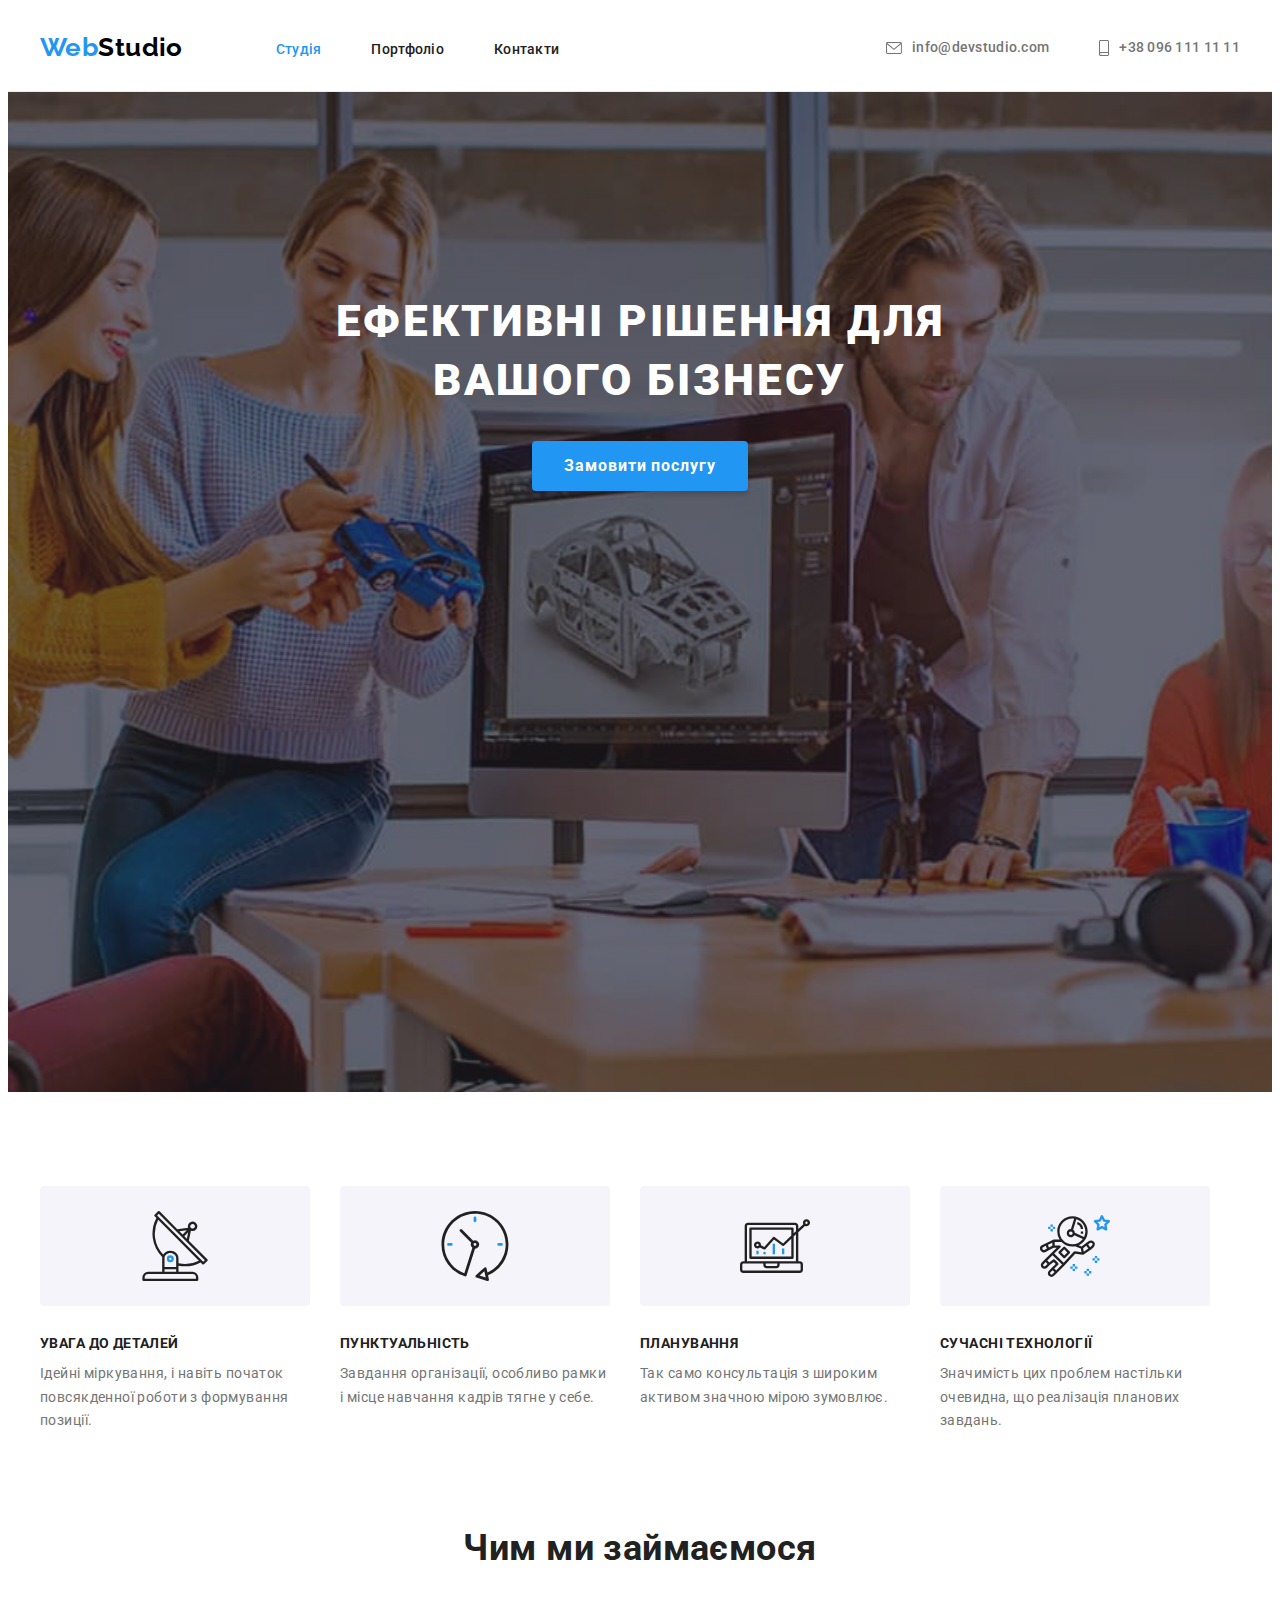
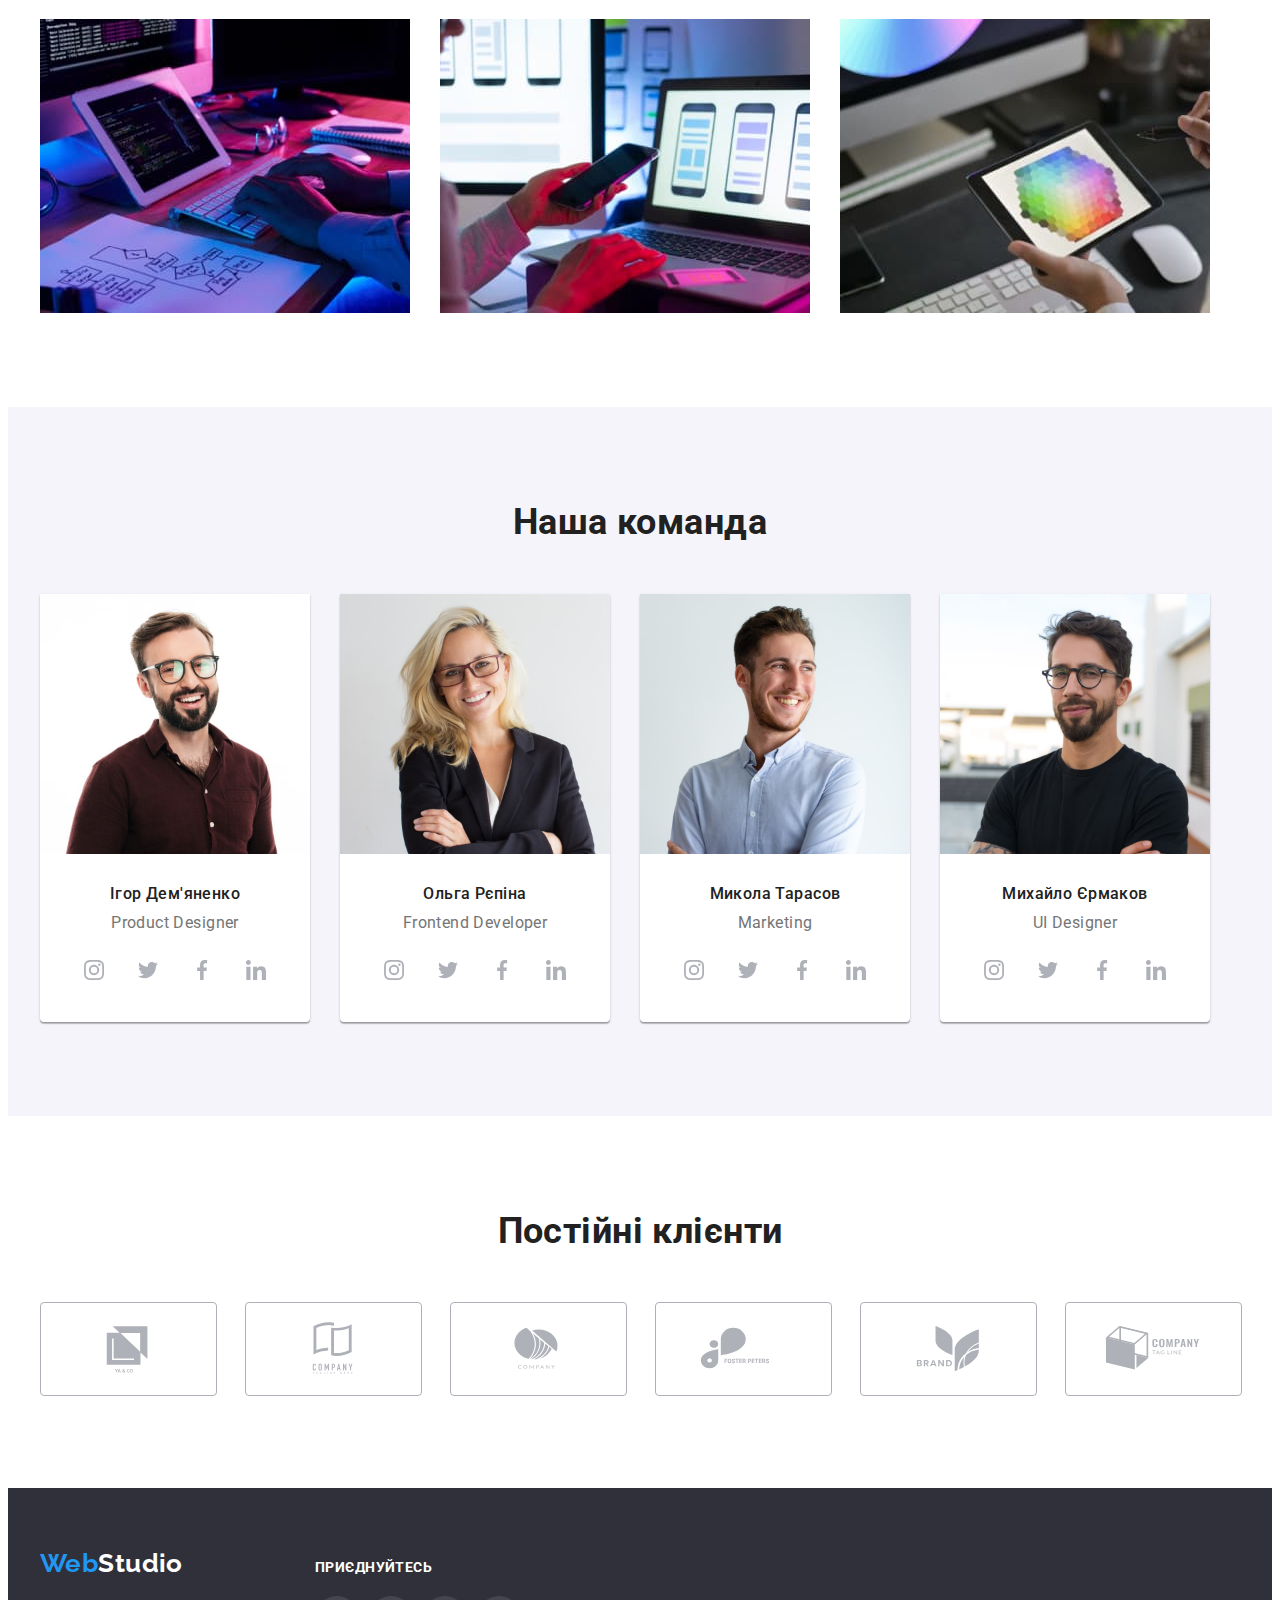
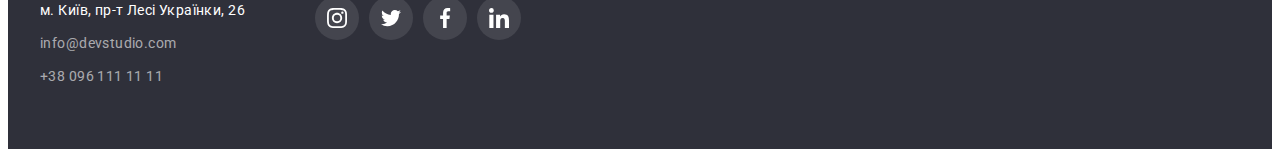
<file: index.html>
<!DOCTYPE html>
<html lang="uk">
  <head>
    <meta charset="UTF-8" />
    <meta http-equiv="X-UA-Compatible" content="IE=edge" />
    <meta name="viewport" content="width=device-width, initial-scale=1.0" />
    <title>WebStudio</title>
    <link rel="preconnect" href="https://fonts.googleapis.com" />
    <link rel="preconnect" href="https://fonts.gstatic.com" crossorigin />
    <link
      href="https://fonts.googleapis.com/css2?family=Raleway:wght@700&family=Roboto:wght@400;500;700;900&display=swap"
      rel="stylesheet"
    />
    <link
      rel="stylesheet"
      href="https://cdnjs.cloudflare.com/ajax/libs/modern-normalize/1.1.0/modern-normalize.min.css"
      integrity="sha512-wpPYUAdjBVSE4KJnH1VR1HeZfpl1ub8YT/NKx4PuQ5NmX2tKuGu6U/JRp5y+Y8XG2tV+wKQpNHVUX03MfMFn9Q=="
      crossorigin="anonymous"
      referrerpolicy="no-referrer"
    />
    <link rel="stylesheet" href="./css/styles.css" />
  </head>

  <body>
    <!------------------HEADER--------------------->
    <header class="header">
      <div class="container header-container">
        <nav class="header-nav">
          <a class="header-logo link" href="./index.html"
            ><span class="header-logo-color">Web</span>Studio</a
          >
          <ul class="header-nav-list list">
            <li class="header-nav-item">
              <a class="header-nav-link link current" href="./index.html">Студія</a>
            </li>
            <li class="header-nav-item">
              <a class="header-nav-link link" href="./portfolio.html">Портфоліо</a>
            </li>
            <li class="header-nav-item"><a class="header-nav-link link" href="">Контакти</a></li>
          </ul>
        </nav>
        <ul class="header-list list">
          <li class="header-item">
            <a class="header-mail link" href="mailto:info@devstudio.com" aria-label="маіл">
              <svg class="header-icon-mail" width="16" height="12">
                <use href="./images/icons.svg#icon-mail"></use>
              </svg>
              info@devstudio.com</a>
          </li>
          <li class="header-item">
            <a class="header-tel link" href="tel:+380961111111" aria-label="номер телефону">
              <svg class="header-icon-tel" width="10" height="16">
                <use href="./images/icons.svg#icon-phone"></use>
              </svg>
              +38 096 111 11 11</a>
          </li>
        </ul>
      </div>
    </header>

    <main>
    <!------------------HERO--------------------->
      <section class="hero-section">
        <div class="container">
          <h1 class="hero-title">Ефективні рішення для вашого бізнесу</h1>
          <button class="hero-btn" type="button">Замовити послугу</button>
        </div>
      </section>

    <!---------------ADVANTAGES----------------->
      <section class="advantages-section section">
        <div class="container">
          <h2 class="advantages-title visually-hidden">Наші переваги</h2>
          <ul class="advantages-list list">
            <li class="advantages-item">
              <div class="advantages-item-box">
                <svg class="advantages-item-icon" width="70" height="70">
                  <use href="./images/icons.svg#icon-adv-antenna"></use>
                </svg>
              </div>
              <h3 class="advantages-item-title">Увага до деталей</h3>
              <p class="advantages-item-text">
                Ідейні міркування, і навіть початок повсякденної роботи з формування позиції.
              </p>
            </li>
            <li class="advantages-item">
              <div class="advantages-item-box">
                <svg class="advantages-item-icon" width="70" height="70">
                  <use href="./images/icons.svg#icon-adv-clock"></use>
                </svg>
              </div>
              <h3 class="advantages-item-title">Пунктуальність</h3>
              <p class="advantages-item-text">
                Завдання організації, особливо рамки і місце навчання кадрів тягне у себе.
              </p>
            </li>
            <li class="advantages-item">
              <div class="advantages-item-box">
                <svg class="advantages-item-icon" width="70" height="70">
                  <use href="./images/icons.svg#icon-adv-diagram"></use>
                </svg>
              </div>
              <h3 class="advantages-item-title">Планування</h3>
              <p class="advantages-item-text">
                Так само консультація з широким активом значною мірою зумовлює.
              </p>
            </li>
            <li class="advantages-item">
              <div class="advantages-item-box">
                <svg class="advantages-item-icon" width="70" height="70">
                  <use href="./images/icons.svg#icon-adv-astronaut"></use>
                </svg>
              </div>
              <h3 class="advantages-item-title">Сучасні технології</h3>
              <p class="advantages-item-text">
                Значимість цих проблем настільки очевидна, що реалізація планових завдань.
              </p>
            </li>
          </ul>
        </div>
      </section>
    
    <!----------------SERVICES------------------>
      <section class="services-section">
        <div class="container services-section-container">
          <h2 class="services-title">Чим ми займаємося</h2>
          <ul class="services-list list">
            <li class="services-item">
              <img
                class="services-img-1"
                src="./images/we-do-img-1.jpg"
                alt="Розробка веб-сайту за комп'ютером"
                width="370"
                height="294"
              />
            </li>
            <li class="services-item">
              <img
                class="services-img-2"
                src="./images/we-do-img-2.jpg"
                alt="Оптимізація веб-сайту під мобільний та комп'ютер"
                width="370"
                height="294"
              />
            </li>
            <li class="services-item">
              <img
                class="services-img-3"
                src="./images/we-do-img-3.jpg"
                alt="Робота з кольорами веб-сайту на планшеті"
                width="370"
                height="294"
              />
            </li>
          </ul>
        </div>
      </section>

    <!------------------TEAM------------------->
      <section class="team-section section">
        <div class="container team-section-container">
          <h2 class="team-title">Наша команда</h2>
          <ul class="team-list list">
            <li class="team-item">
              <img
                class="team-img"
                src="./images/team-img-1.jpg"
                alt="Ігор Дем'яненко"
                width="270"
                height="260"
              />
              <div class="team-item-text-wrap">
                <h3 class="team-item-title">Ігор Дем'яненко</h3>
                <p class="team-item-text"><span lang="en">Product Designer</span></p>
                <ul class="team-soc-list list">
                  <li class="team-soc-item"><a href="" class="team-soc-link link" aria-label="instagram">
                   <svg class="team-soc-icon" width="20" height="20">
                    <use href="./images/icons.svg#icon-instagram"></use>
                   </svg>
                  </a></li>
                  <li class="team-soc-item"><a href="" class="team-soc-link link" aria-label="twitter">
                    <svg class="team-soc-icon" width="20" height="20">
                      <use href="./images/icons.svg#icon-twitter"></use>
                     </svg>
                  </a></li>
                  <li class="team-soc-item"><a href="" class="team-soc-link link" aria-label="facebook">
                    <svg class="team-soc-icon" width="20" height="20">
                      <use href="./images/icons.svg#icon-facebook"></use>
                     </svg>
                  </a></li>
                  <li class="team-soc-item"><a href="" class="team-soc-link link" aria-label="linkedin">
                    <svg class="team-soc-icon" width="20" height="20">
                      <use href="./images/icons.svg#icon-linkedin"></use>
                     </svg>
                  </a></li>
                </ul>
              </div>
            </li>
            <li class="team-item">
              <img
                class="team-img"
                src="./images/team-img-2.jpg"
                alt="Ольга Рєпіна"
                width="270"
                height="260"
              />
              <div class="team-item-text-wrap">
                <h3 class="team-item-title">Ольга Рєпіна</h3>
                <p class="team-item-text"><span lang="en">Frontend Developer</span></p>
                <ul class="team-soc-list list">
                  <li class="team-soc-item"><a href="" class="team-soc-link link" aria-label="instagram">
                   <svg class="team-soc-icon" width="20" height="20">
                    <use href="./images/icons.svg#icon-instagram"></use>
                   </svg>
                  </a></li>
                  <li class="team-soc-item"><a href="" class="team-soc-link link" aria-label="twitter">
                    <svg class="team-soc-icon" width="20" height="20">
                      <use href="./images/icons.svg#icon-twitter"></use>
                     </svg>
                  </a></li>
                  <li class="team-soc-item"><a href="" class="team-soc-link link" aria-label="facebook">
                    <svg class="team-soc-icon" width="20" height="20">
                      <use href="./images/icons.svg#icon-facebook"></use>
                     </svg>
                  </a></li>
                  <li class="team-soc-item"><a href="" class="team-soc-link link" aria-label="linkedin">
                    <svg class="team-soc-icon" width="20" height="20">
                      <use href="./images/icons.svg#icon-linkedin"></use>
                     </svg>
                  </a></li>
                </ul>
              </div>
            </li>
            <li class="team-item">
              <img
                class="team-img"
                src="./images/team-img-3.jpg"
                alt="Микола Тарасов"
                width="270"
                height="260"
              />
              <div class="team-item-text-wrap">
                <h3 class="team-item-title">Микола Тарасов</h3>
                <p class="team-item-text"><span lang="en">Marketing</span></p>
                <ul class="team-soc-list list">
                  <li class="team-soc-item"><a href="" class="team-soc-link link" aria-label="instagram">
                   <svg class="team-soc-icon" width="20" height="20">
                    <use href="./images/icons.svg#icon-instagram"></use>
                   </svg>
                  </a></li>
                  <li class="team-soc-item"><a href="" class="team-soc-link link" aria-label="twitter">
                    <svg class="team-soc-icon" width="20" height="20">
                      <use href="./images/icons.svg#icon-twitter"></use>
                     </svg>
                  </a></li>
                  <li class="team-soc-item"><a href="" class="team-soc-link link" aria-label="facebook">
                    <svg class="team-soc-icon" width="20" height="20">
                      <use href="./images/icons.svg#icon-facebook"></use>
                     </svg>
                  </a></li>
                  <li class="team-soc-item"><a href="" class="team-soc-link link" aria-label="linkedin">
                    <svg class="team-soc-icon" width="20" height="20">
                      <use href="./images/icons.svg#icon-linkedin"></use>
                     </svg>
                  </a></li>
                </ul>
              </div>
            </li>
            <li class="team-item">
              <img
                class="team-img"
                src="./images/team-img-4.jpg"
                alt="Михайло Єрмаков"
                width="270"
                height="260"
              />
              <div class="team-item-text-wrap">
                <h3 class="team-item-title">Михайло Єрмаков</h3>
                <p class="team-item-text"><span lang="en">UI Designer</span></p>
                <ul class="team-soc-list list">
                  <li class="team-soc-item"><a href="" class="team-soc-link link" aria-label="instagram">
                   <svg class="team-soc-icon" width="20" height="20">
                    <use href="./images/icons.svg#icon-instagram"></use>
                   </svg>
                  </a></li>
                  <li class="team-soc-item"><a href="" class="team-soc-link link" aria-label="twitter">
                    <svg class="team-soc-icon" width="20" height="20">
                      <use href="./images/icons.svg#icon-twitter"></use>
                     </svg>
                  </a></li>
                  <li class="team-soc-item"><a href="" class="team-soc-link link" aria-label="facebook">
                    <svg class="team-soc-icon" width="20" height="20">
                      <use href="./images/icons.svg#icon-facebook"></use>
                     </svg>
                  </a></li>
                  <li class="team-soc-item"><a href="" class="team-soc-link link" aria-label="linkedin">
                    <svg class="team-soc-icon" width="20" height="20">
                      <use href="./images/icons.svg#icon-linkedin"></use>
                     </svg>
                  </a></li>
                </ul>
              </div>
            </li>
          </ul>
        </div>
      </section>

   <!------------------CLIENTS-LOGOS------------------->
      <section class="clients-section section">
        <div class="container clients-container">
          <h2 class="clients-section-title">Постійні клієнти</h2>
          <ul class="clients-list list">
            <li class="clients-item"><a href="" class="clients-link link">
              <svg class="clients-logo-icon" width="106" height="60">
                <use href="./images/icons.svg#icon-customer-logo1"></use>
               </svg>
            </a></li>
            <li class="clients-item"><a href="" class="clients-link link">
              <svg class="clients-logo-icon" width="106" height="60">
                <use href="./images/icons.svg#icon-customer-logo2"></use>
               </svg>
            </a></li>
            <li class="clients-item"><a href="" class="clients-link link">
              <svg class="clients-logo-icon" width="106" height="60">
                <use href="./images/icons.svg#icon-customer-logo3"></use>
               </svg>
            </a></li>
            <li class="clients-item"><a href="" class="clients-link link">
              <svg class="clients-logo-icon" width="106" height="60">
                <use href="./images/icons.svg#icon-customer-logo4"></use>
               </svg>
            </a></li>
            <li class="clients-item"><a href="" class="clients-link link">
              <svg class="clients-logo-icon" width="106" height="60">
                <use href="./images/icons.svg#icon-customer-logo5"></use>
               </svg>
            </a></li>
            <li class="clients-item"><a href="" class="clients-link link">
              <svg class="clients-logo-icon" width="106" height="60">
                <use href="./images/icons.svg#icon-customer-logo6"></use>
               </svg>
            </a></li>
          </ul>
        </div>
      </section>
    </main>

    <!------------------FOOTER------------------->
    <footer class="footer-section section">
      <div class="container footer-general-container">
        <div class="footer-address-container">
        <a class="footer-logo link" href="./index.html">
          <span class="footer-logo-color">Web</span>Studio</a
        >
        <address>
          <ul class="footer-list list">
            <li class="footer-item">
              <a
                class="footer-contacts-map link"
                href="https://goo.gl/maps/MFE44iVfXkYeSCAC7"
                target="_blank"
                rel="noopener norefferer nofollow"
                >м. Київ, пр-т Лесі Українки, 26</a
              >
            </li>
            <li class="footer-item">
              <a class="footer-contacts-mail link" href="mailto:info@devstudio.com"
                >info@devstudio.com</a
              >
            </li>
            <li class="footer-item">
              <a class="footer-contacts-tel link" href="tel:+380961111111">+38 096 111 11 11</a>
            </li>
          </ul>
        </address>
      </div>
      
      <div class="footer-soc-container">
        <p class="footer-soc-text">Приєднуйтесь</p>
        <ul class="footer-soc-list list">
          <li class="footer-soc-item"><a href="" class="footer-soc-link link" aria-label="instagram">
           <svg class="footer-soc-icon" width="20" height="20">
            <use href="./images/icons.svg#icon-instagram"></use>
           </svg>
          </a></li>
          <li class="footer-soc-item"><a href="" class="footer-soc-link link" aria-label="twitter">
            <svg class="footer-soc-icon" width="20" height="20">
              <use href="./images/icons.svg#icon-twitter"></use>
             </svg>
          </a></li>
          <li class="footer-soc-item"><a href="" class="footer-soc-link link" aria-label="facebook">
            <svg class="footer-soc-icon" width="20" height="20">
              <use href="./images/icons.svg#icon-facebook"></use>
             </svg>
          </a></li>
          <li class="footer-soc-item"><a href="" class="footer-soc-link link" aria-label="linkedin">
            <svg class="footer-soc-icon" width="20" height="20">
              <use href="./images/icons.svg#icon-linkedin"></use>
             </svg>
          </a></li>
        </ul>
      </div>
    </div>
    </footer>
  </body>
</html>
</file>
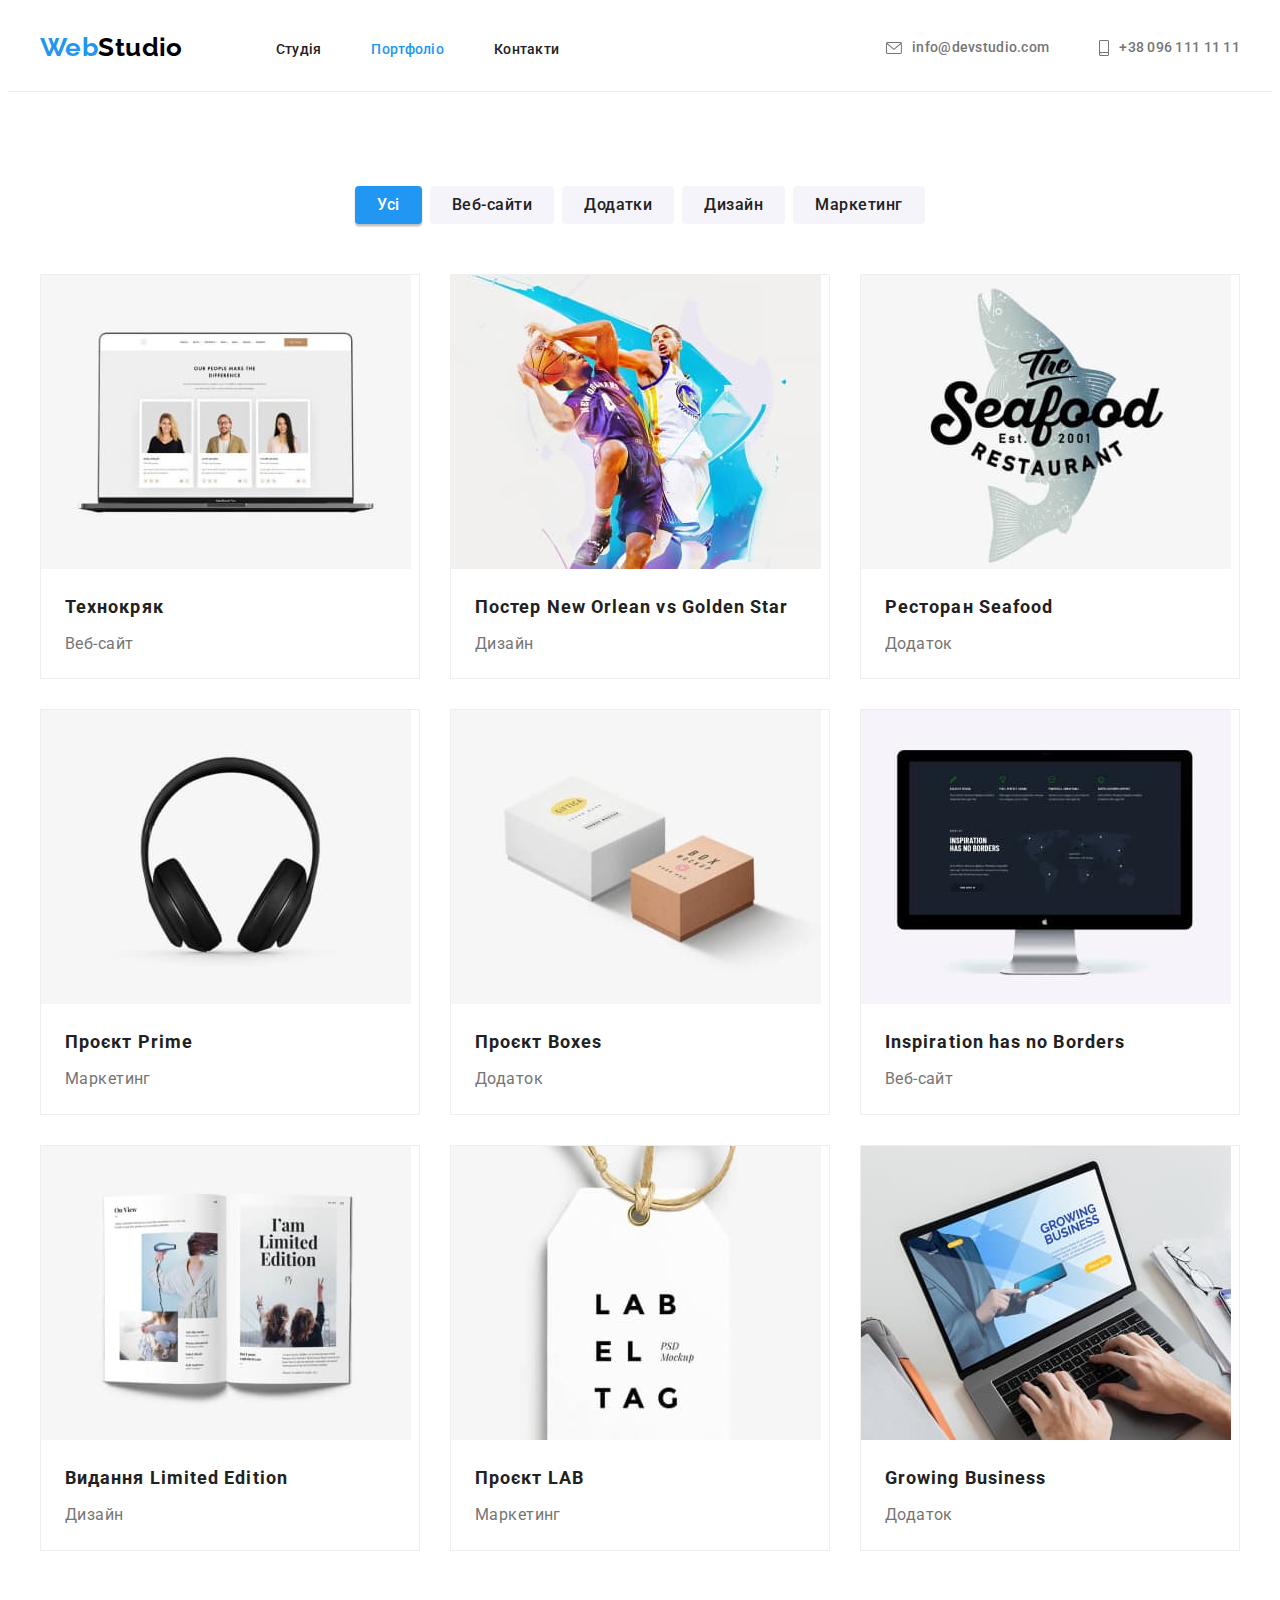
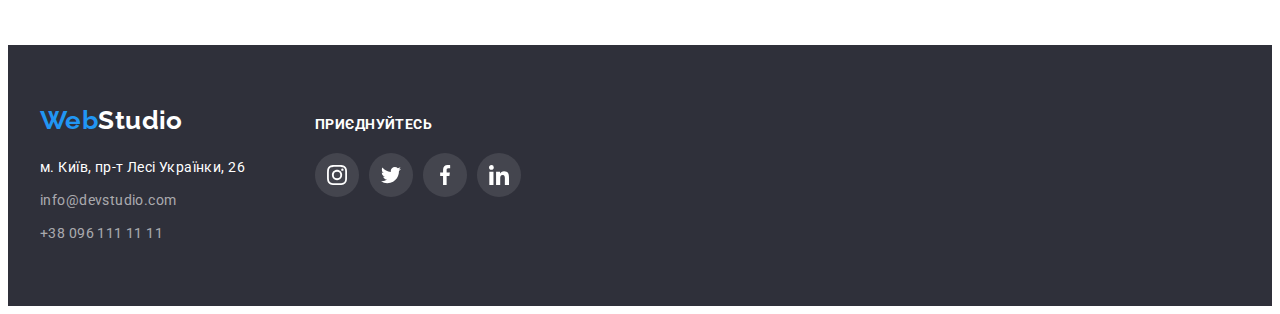
<file: portfolio.html>
<!DOCTYPE html>
<html lang="uk">
  <head>
    <meta charset="UTF-8" />
    <meta http-equiv="X-UA-Compatible" content="IE=edge" />
    <meta name="viewport" content="width=device-width, initial-scale=1.0" />
    <title>Портфоліо</title>
    <link rel="preconnect" href="https://fonts.googleapis.com" />
    <link rel="preconnect" href="https://fonts.gstatic.com" crossorigin />
    <link
      href="https://fonts.googleapis.com/css2?family=Raleway:wght@700&family=Roboto:wght@400;500;700;900&display=swap"
      rel="stylesheet"
    />
    <link
      rel="stylesheet"
      href="https://cdnjs.cloudflare.com/ajax/libs/modern-normalize/1.1.0/modern-normalize.min.css"
      integrity="sha512-wpPYUAdjBVSE4KJnH1VR1HeZfpl1ub8YT/NKx4PuQ5NmX2tKuGu6U/JRp5y+Y8XG2tV+wKQpNHVUX03MfMFn9Q=="
      crossorigin="anonymous"
      referrerpolicy="no-referrer"
    />
    <link rel="stylesheet" href="./css/styles.css" />
  </head>

  <body>
    <!------------------HEADER--------------------->
    <header class="header">
      <div class="container header-container">
        <nav class="header-nav">
          <a class="header-logo link" href="./index.html"
            ><span class="header-logo-color">Web</span>Studio</a
          >
          <ul class="header-nav-list list">
            <li class="header-nav-item">
              <a class="header-nav-link link" href="./index.html">Студія</a>
            </li>
            <li class="header-nav-item">
              <a class="header-nav-link link current" href="./portfolio.html">Портфоліо</a>
            </li>
            <li class="header-nav-item"><a class="header-nav-link link" href="">Контакти</a></li>
          </ul>
        </nav>
        <ul class="header-list list">
          <li class="header-item">
            <a class="header-mail link" href="mailto:info@devstudio.com" aria-label="маіл">
              <svg class="header-icon-mail" width="16" height="12">
                <use href="./images/icons.svg#icon-mail"></use>
              </svg>
              info@devstudio.com</a>
          </li>
          <li class="header-item">
            <a class="header-tel link" href="tel:+380961111111" aria-label="номер телефону">
              <svg class="header-icon-tel" width="10" height="16">
                <use href="./images/icons.svg#icon-phone"></use>
              </svg>
              +38 096 111 11 11</a>
          </li>
        </ul>
      </div>
    </header>

    <main>
  <!-----------------PORTFOLIO--------------------->
      <section class="portfolio-section section">
        <div class="container portfolio-section-container">
          <h1 class="portfolio-title visually-hidden">Портфоліо: усі проекти</h1>

          <!-----------------PORTFOLIO-BTN------------------>
          <ul class="portfolio-btn-list list">
            <li class="portfolio-btn-item">
              <button class="portfolio-btn active" type="button">Усі</button>
            </li>
            <li class="portfolio-btn-item">
              <button class="portfolio-btn" type="button">Веб-сайти</button>
            </li>
            <li class="portfolio-btn-item">
              <button class="portfolio-btn" type="button">Додатки</button>
            </li>
            <li class="portfolio-btn-item">
              <button class="portfolio-btn" type="button">Дизайн</button>
            </li>
            <li class="portfolio-btn-item">
              <button class="portfolio-btn" type="button">Маркетинг</button>
            </li>
          </ul>

          <!-----------------PORTFOLIO-PROJECTS---------------->
          <ul class="portfolio-projects-list list">
            <li class="portfolio-projects-item">
              <a class="portfolio-projects-link link" href="">
                <img
                  class="portfolio-projects-img"
                  src="./images/project-img-1.jpg"
                  alt="Технокряк"
                  width="370"
                  height="294"
                />
                <div class="portfolio-projects-text-wrap">
                  <h2 class="portfolio-projects-title">Технокряк</h2>
                  <p class="portfolio-projects-text">Веб-сайт</p>
                </div>
              </a>
            </li>
            <li class="portfolio-projects-item">
              <a class="portfolio-projects-link link" href="">
                <img
                  class="portfolio-projects-img"
                  src="./images/project-img-2.jpg"
                  alt="Постер New Orlean vs Golden Star"
                  width="370"
                  height="294"
                />
                <div class="portfolio-projects-text-wrap">
                  <h2 class="portfolio-projects-title">
                    Постер <span lang="en">New Orlean vs Golden Star</span>
                  </h2>
                  <p class="portfolio-projects-text">Дизайн</p>
                </div>
              </a>
            </li>
            <li class="portfolio-projects-item">
              <a class="portfolio-projects-link link" href="">
                <img
                  class="portfolio-projects-img"
                  src="./images/project-img-3.jpg"
                  alt="Ресторан Seafood"
                  width="370"
                  height="294"
                />
                <div class="portfolio-projects-text-wrap">
                  <h2 class="portfolio-projects-title">Ресторан <span lang="en">Seafood</span></h2>
                  <p class="portfolio-projects-text">Додаток</p>
                </div>
              </a>
            </li>
            <li class="portfolio-projects-item">
              <a class="portfolio-projects-link link" href="">
                <img
                  class="portfolio-projects-img"
                  src="./images/project-img-4.jpg"
                  alt="Проєкт Prime"
                  width="370"
                  height="294"
                />
                <div class="portfolio-projects-text-wrap">
                  <h2 class="portfolio-projects-title">Проєкт <span lang="en">Prime</span></h2>
                  <p class="portfolio-projects-text">Маркетинг</p>
                </div>
              </a>
            </li>
            <li class="portfolio-projects-item">
              <a class="portfolio-projects-link link" href="">
                <img
                  class="portfolio-projects-img"
                  src="./images/project-img-5.jpg"
                  alt="Проєкт Boxes"
                  width="370"
                  height="294"
                />
                <div class="portfolio-projects-text-wrap">
                  <h2 class="portfolio-projects-title">Проєкт <span lang="en">Boxes</span></h2>
                  <p class="portfolio-projects-text">Додаток</p>
                </div>
              </a>
            </li>
            <li class="portfolio-projects-item">
              <a class="portfolio-projects-link link" href="">
                <img
                  class="portfolio-projects-img"
                  src="./images/project-img-6.jpg"
                  alt="Inspiration has no Borders"
                  width="370"
                  height="294"
                />
                <div class="portfolio-projects-text-wrap">
                  <h2 class="portfolio-projects-title">
                    <span lang="en">Inspiration has no Borders</span>
                  </h2>
                  <p class="portfolio-projects-text">Веб-сайт</p>
                </div>
              </a>
            </li>
            <li class="portfolio-projects-item">
              <a class="portfolio-projects-link link" href="">
                <img
                  class="portfolio-projects-img"
                  src="./images/project-img-7.jpg"
                  alt="Видання Limited Edition"
                  width="370"
                  height="294"
                />
                <div class="portfolio-projects-text-wrap">
                  <h2 class="portfolio-projects-title">
                    Видання <span lang="en">Limited Edition</span>
                  </h2>
                  <p class="portfolio-projects-text">Дизайн</p>
                </div>
              </a>
            </li>
            <li class="portfolio-projects-item">
              <a class="portfolio-projects-link link" href="">
                <img
                  class="portfolio-projects-img"
                  src="./images/project-img-8.jpg"
                  alt="Проєкт LAB"
                  width="370"
                  height="294"
                />
                <div class="portfolio-projects-text-wrap">
                  <h2 class="portfolio-projects-title">Проєкт <span lang="en">LAB</span></h2>
                  <p class="portfolio-projects-text">Маркетинг</p>
                </div>
              </a>
            </li>
            <li class="portfolio-projects-item">
              <a class="portfolio-projects-link link" href="">
                <img
                  class="portfolio-projects-img"
                  src="./images/project-img-9.jpg"
                  alt="Growing Business"
                  width="370"
                  height="294"
                />
                <div class="portfolio-projects-text-wrap">
                  <h2 class="portfolio-projects-title"><span lang="en">Growing Business</span></h2>
                  <p class="portfolio-projects-text">Додаток</p>
                </div>
              </a>
            </li>
          </ul>
        </div>
      </section>
    </main>

   <!------------------FOOTER------------------->
   <footer class="footer-section section">
    <div class="container footer-general-container">
      <div class="footer-address-container">
      <a class="footer-logo link" href="./index.html">
        <span class="footer-logo-color">Web</span>Studio</a
      >
      <address>
        <ul class="footer-list list">
          <li class="footer-item">
            <a
              class="footer-contacts-map link"
              href="https://goo.gl/maps/MFE44iVfXkYeSCAC7"
              target="_blank"
              rel="noopener norefferer nofollow"
              >м. Київ, пр-т Лесі Українки, 26</a
            >
          </li>
          <li class="footer-item">
            <a class="footer-contacts-mail link" href="mailto:info@devstudio.com"
              >info@devstudio.com</a
            >
          </li>
          <li class="footer-item">
            <a class="footer-contacts-tel link" href="tel:+380961111111">+38 096 111 11 11</a>
          </li>
        </ul>
      </address>
    </div>
    
    <div class="footer-soc-container">
      <p class="footer-soc-text">Приєднуйтесь</p>
      <ul class="footer-soc-list list">
        <li class="footer-soc-item"><a href="" class="footer-soc-link link" aria-label="instagram">
         <svg class="footer-soc-icon" width="20" height="20">
          <use href="./images/icons.svg#icon-instagram"></use>
         </svg>
        </a></li>
        <li class="footer-soc-item"><a href="" class="footer-soc-link link" aria-label="twitter">
          <svg class="footer-soc-icon" width="20" height="20">
            <use href="./images/icons.svg#icon-twitter"></use>
           </svg>
        </a></li>
        <li class="footer-soc-item"><a href="" class="footer-soc-link link" aria-label="facebook">
          <svg class="footer-soc-icon" width="20" height="20">
            <use href="./images/icons.svg#icon-facebook"></use>
           </svg>
        </a></li>
        <li class="footer-soc-item"><a href="" class="footer-soc-link link" aria-label="linkedin">
          <svg class="footer-soc-icon" width="20" height="20">
            <use href="./images/icons.svg#icon-linkedin"></use>
           </svg>
        </a></li>
      </ul>
    </div>
  </div>
  </footer>
</body>
</html>
</file>
<file: css/styles.css>
:root {
  --background-main-color: #ffffff;
  --background-second-color: #2f303a;
  --background-third-color: #f5f4fa;
  --title-main-color: #ffffff;
  --title-second-color: #212121;
  --text-main-color: #212121;
  --text-second-color: #757575;
  --text-third-color: #ffffff;
  --btn-main-color: #2196f3;
  --btn-second-color: #f5f4fa;
  --btn-accent-color: #188ce8;
  --btn-text-color: #ffffff;
  --btn-second-text-color: #212121;
  --header-footer-accent-color: #2196f3;
  --logo-first-text-color: #000000;
  --logo-second-text-color: #2196f3;
  --logo-third-text-color: #ffffff;
  --footer-tel-mail-color: rgba(255, 255, 255, 0.6);
  --icon-soc-main-color: #AFB1B8;
  --icon-soc-accent-color: #ffffff;
  --icon-soc-bg-main-color: #ffffff;
  --icon-soc-bg-footer-color: rgba(255, 255, 255, 0.1);
  --icon-soc-bg-accent-color: #2196f3;
  --icon-clients-logo-main-color: #AFB1B8;
  --icon-clients-logo-accent-color: #2196f3;
}

body {
  font-family: 'Roboto', sans-serif;
  background-color: var(--background-main-color);
  color: var(--text-main-color);
  font-size: 14px;
  letter-spacing: 0.03em;
}

p,
h1,
h2,
h3,
h4,
h5,
h6 {
  margin: 0;
}

ul,
ol {
  margin: 0;
  padding-left: 0;
}

button {
  display: block;
  cursor: pointer;
  border: none;
  border-radius: 4px;
  outline: none;
}

address {
  font-style: normal;
}

img {
  display: block;
  max-width: 100%;
  height: auto;
}

.list {
  list-style: none;
  padding-left: 0;
  margin: 0;
}

.link {
  text-decoration: none;
}     

.link:focus {
  outline: thin dotted;
}

.container {  
  width: 1200px;
  margin: 0 auto;
  padding: 0 15px;
}

.section {
  width: 100%;
  padding: 94px 0;
}

/*-------------------HEADER-----------------*/
.header {
  align-items: baseline;
  border-bottom: 1px solid #ececec;
}

.header-container {
  display: flex;
}

.header-nav {
  display: flex;
}

.header-logo {
  font-family: 'Raleway', sans-serif;
  font-weight: 700;
  font-size: 26px;
  line-height: 1.19;
  color: var(--logo-first-text-color);
  padding-top: 24px;
  padding-bottom: 25px;
}

.header-logo-color {
  color: var(--logo-second-text-color);
}

.header-nav-list {
  display: flex;
  margin-left: 93px;
}

.header-nav-item {
  margin-right: 50px;
}

.header-nav-item:last-child {
  margin-right: 0;
}

.header-nav-link {
  display: flex;
  padding-top: 32px;
  padding-bottom: 32px;
  font-weight: 500;
  line-height: 1.33;
  letter-spacing: 0.02em;
  color: #212121;
}

.header-list {
  display: flex;
  margin-left: auto;
}

.header-item {
  margin-right: 50px;
}

.header-item:last-child {
  margin-right: 0;
}

.header-mail,
.header-tel {
  display: flex;
  align-items: center;
  padding-top: 32px;
  padding-bottom: 32px;
  font-weight: 500;
  line-height: 1.14;
  letter-spacing: 0.02em;
  color: #757575;
}

.header-nav-link.current,
.header-nav-link:hover,
.header-nav-link:focus,
.header-mail:hover,
.header-tel:hover,
.header-mail:focus,
.header-tel:focus {
  color: var(--header-footer-accent-color);
}

.header-mail .header-icon-mail,
.header-tel .header-icon-tel {
  fill: currentColor;
  margin-right: 10px;
}

/*---------------------HERO--------------------*/

.hero-section {
  background-color: var(--background-second-color);
  background-image: linear-gradient(rgba(47, 48, 58, 0.4), rgba(47, 48, 58, 0.4)),
    url(../images/hero-bg.jpg);
  background-repeat: no-repeat;
  background-position: center;
  background-size: cover;
  max-width: 1600px;
  height: 600px;
  margin: 0 auto;
  padding-top: 200px;
  padding-bottom: 200px;
  text-align: center;
}

.hero-title {
  max-width: 696px;
  margin: 0 auto;
  margin-bottom: 30px;
  font-weight: 900;
  font-size: 44px;
  line-height: 1.36;
  letter-spacing: 0.06em;
  text-transform: uppercase;
  color: var(--title-main-color);
}

.hero-btn {
  font-family: inherit;
  font-weight: 700;
  margin: 0 auto;
  padding: 10px 32px;
  font-size: 16px;
  line-height: 1.88;
  letter-spacing: 0.06em;
  color: var(--btn-text-color);

  background: var(--btn-main-color);
  box-shadow: 0px 4px 4px rgba(0, 0, 0, 0.15);
}

.hero-btn:hover,
.hero-btn:focus,
.hero-btn:active {
  background-color: var(--btn-accent-color);
}

/*---------------ADVANTAGES-----------------*/

.advantages-section {
  width: 100%;
}

.visually-hidden {
  position: absolute;
  white-space: nowrap;
  width: 1px;
  height: 1px;
  overflow: hidden;
  border: 0;
  padding: 0;
  clip: rect(0 0 0 0);
  clip-path: inset(50%);
  margin: -1px;
}

.advantages-list {
  display: flex;
}

.advantages-item {
  margin-right: 30px;
  width: 270px;
}

.advantages-item:last-child {
  margin-right: 0;
}

.advantages-item-title {
  margin-bottom: 10px;
  font-weight: 700;
  line-height: 1.14;
  text-transform: uppercase;
  font-size: 14px;
  color: var(--title-second-color);
}

.advantages-item-text {
  line-height: 1.71;
  color: var(--text-second-color);
}

.advantages-item-box {
  height: 120px;
  display: flex;
  justify-content: center;
  align-items: center;
  margin-bottom: 30px;
  border-radius: 4px;  
  background-color: var(--background-third-color);
}

.advantages-item-icon {
  fill: currentColor;
}

/*----------------SERVICES------------------*/
.services-section {
  width: 100%;
  padding-bottom: 94px;
}

.services-section-container {
  display: block;
}

.services-title {
  font-weight: 700;
  font-size: 36px;
  line-height: 1.17;
  text-align: center;
  color: var(--title-second-color);
  margin-bottom: 50px;
}
.services-list {
  display: flex;
}

.services-item {
  margin-right: 30px;
}

.services-item:last-child {
  margin-right: 0;
}

.services-img-1 {
}

.services-img-2 {
}

.services-img-3 {
}

/*------------------TEAM-------------------*/

.team-section {
  width: 100%;
  background-color: var(--background-third-color);
}

.team-section-container {
  flex-direction: column;
}

.team-title {
  margin-bottom: 50px;
  font-weight: 700;
  font-size: 36px;
  line-height: 1.17;
  text-align: center;
  color: var(--title-second-color);
}
.team-list {
  display: flex;
}

.team-item {
  margin-right: 30px;
  background-color: var(--background-main-color);

  box-shadow: 0px 1px 3px rgba(0, 0, 0, 0.12), 0px 1px 1px rgba(0, 0, 0, 0.14),
    0px 2px 1px rgba(0, 0, 0, 0.2);
  border-radius: 0px 0px 4px 4px;
}

.team-item:last-child {
  margin-right: 0;
}

.team-item-text-wrap {
  display: block;
  width: 270px;
  padding: 30px 0;
}

.team-item-title {
  font-weight: 500;
  font-size: 16px;
  line-height: 1.19;
  text-align: center;
  color: var(--title-second-color);
  margin-bottom: 10px;
}
.team-item-text {
  font-size: 16px;
  line-height: 1.19;
  text-align: center;
  color: var(--text-second-color);
  margin-bottom: 16px;
}

.team-soc-list {
  display: flex;
  justify-content: center;
  gap: 10px;
}

.team-soc-item {
  width: 44px;
  height: 44px;
}

.team-soc-link {
  width: 100%;
  height: 100%;
  background: var(--icon-soc-bg-main-color);
  border-radius: 50%;
  display: flex;
  align-items: center;
  justify-content: center;
  color: var(--icon-clients-logo-main-color);
}

.team-soc-icon {
  fill: currentColor; 
}

.team-soc-link:hover,
.team-soc-link:focus {
  background-color: var(--icon-soc-bg-accent-color);
  color: var(--icon-soc-accent-color);
}


/* (first option for total hover/focus on the icon and their bg)

.team-soc-link:hover,
.team-soc-link:focus {
  background-color: var(--icon-soc-bg-accent-color);
}

.team-soc-link:hover .team-soc-icon {
  fill: var(--icon-soc-accent-color);
}

.team-soc-link:focus .team-soc-icon {
  fill: var(--icon-soc-accent-color);
}
*/

/*----------------CLIENTS-LOGOS---------------*/
.clients-section {
  width: 100%;
}

.clients-container {
  display: block;
}

.clients-section-title {
  font-weight: 700;
  font-size: 36px;
  line-height: 1.17;
  text-align: center;
  color: var(--title-second-color);
  margin-bottom: 50px;
}

.clients-list {
  display: flex;
  gap: 30px;
}

.clients-item {
  width: calc((100% - 150px) / 6);
  height: 92px;
}

.clients-link {
  width: 100%;
  height: 100%;
  display: flex;
  align-items: center;
  justify-content: center;
  color: var(--icon-clients-logo-main-color);
  border: 1px solid currentColor;
  border-radius: 4px;
}

.clients-logo-icon {
  fill: currentColor;
}

.clients-link:hover,
.clients-link:focus {
  color: var(--icon-clients-logo-accent-color);
}

/*------------------FOOTER-----------------*/

.footer-section {
  background-color: var(--background-second-color);
  padding: 60px 0;
}

.footer-general-container {
  display: flex;
  align-items: baseline;
}

.footer-address-container {
  margin-right: 70px;
}

.footer-logo {
  display: inline-block;
  margin-bottom: 20px;
  font-family: 'Raleway';
  font-style: normal;
  font-weight: 700;
  font-size: 26px;
  line-height: 1.19;
  color: var(--logo-third-text-color);
}

.footer-logo-color {
  color: var(--logo-second-text-color);
}
.footer-list {
  display: flex;
  flex-direction: column;
}

.footer-item {
  margin-bottom: 9px;
  padding: 0;
}

.footer-item:last-child {
  margin-bottom: 0;
}

.footer-contacts-map {
  font-weight: 400;
  line-height: 1.71;
  color: var(--text-third-color);
}

.footer-contacts-mail,
.footer-contacts-tel {
  font-weight: 400;
  line-height: 1.71;
  color: var(--footer-tel-mail-color);
}

.footer-contacts-mail:hover,
.footer-contacts-mail:focus,
.footer-contacts-tel:hover,
.footer-contacts-tel:focus {
  color: var(--header-footer-accent-color);
  cursor: pointer;
}

.footer-soc-text {
font-weight: 700;
line-height: 1.14;
text-transform: uppercase;
color: var(--background-main-color);
margin-bottom: 20px;
}

.footer-soc-list {
  display: flex;
  justify-content: center;
  gap: 10px;
}

.footer-soc-item {
  width: 44px;
  height: 44px;
}

.footer-soc-link {
  width: 100%;
  height: 100%;
  background: var(--icon-soc-bg-footer-color);
  border-radius: 50%;
  display: flex;
  align-items: center;
  justify-content: center;
  color: var(--icon-soc-accent-color);
}

.footer-soc-icon {
  fill: currentColor; 
}

.footer-soc-link:hover,
.footer-soc-link:focus {
  background-color: var(--icon-soc-bg-accent-color);
  color: var(--icon-soc-accent-color);
}


/*-----------------PORTFOLIO-BTN------------------*/

.portfolio-section {
}

.portfolio-section-container {
}

.visually-hidden {
  position: absolute;
  white-space: nowrap;
  width: 1px;
  height: 1px;
  overflow: hidden;
  border: 0;
  padding: 0;
  clip: rect(0 0 0 0);
  clip-path: inset(50%);
  margin: -1px;
}

.portfolio-btn-list {
  display: flex;
  justify-content: center;
  margin-bottom: 50px;
}

.portfolio-btn-item {
  margin-right: 8px;
}

.portfolio-btn-item:last-child {
  margin-right: 0;
}

.portfolio-btn {
  display: block;
  padding: 6px 22px;
  font-family: inherit;
  font-weight: 500;
  font-size: 16px;
  line-height: 1.62;
  text-align: center;
  letter-spacing: 0.03em;

  color: var(--btn-second-text-color);
  background: var(--btn-second-color);
}

.portfolio-btn.active,
.portfolio-btn:hover,
.portfolio-btn:focus,
.portfolio-btn:active {
  background: var(--btn-main-color);
  box-shadow: 0px 3px 1px rgba(0, 0, 0, 0.1), 0px 1px 2px rgba(0, 0, 0, 0.08),
    0px 2px 2px rgba(0, 0, 0, 0.12);
  color: var(--btn-text-color);
}

/*-----------------PORTFOLIO-PROJECTS----------------*/

.portfolio-projects-list {
  display: flex;
  flex-wrap: wrap;
  gap: 30px;
}

.portfolio-projects-item {
  flex-basis: calc((100% - 60px) / 3);
  width: 370px;
}

.portfolio-projects-link {
  display: block;
  border: 1px solid #EEEEEE;
}

.portfolio-projects-link:hover,
.portfolio-projects-link:focus {
box-shadow: 0px 1px 1px rgba(0, 0, 0, 0.12), 0px 4px 4px rgba(0, 0, 0, 0.06), 1px 4px 6px rgba(0, 0, 0, 0.16);}

.portfolio-projects-text-wrap {
  padding: 20px 24px;
  border-top: none;
}

.portfolio-projects-img {
}

.portfolio-projects-title {
  font-weight: 700;
  font-size: 18px;
  line-height: 2;
  letter-spacing: 0.06em;
  color: var(--title-second-color);
  margin-bottom: 4px;
}

.portfolio-projects-text {
  font-size: 16px;
  line-height: 1.87;
  color: var(--text-second-color);
}
</file>
